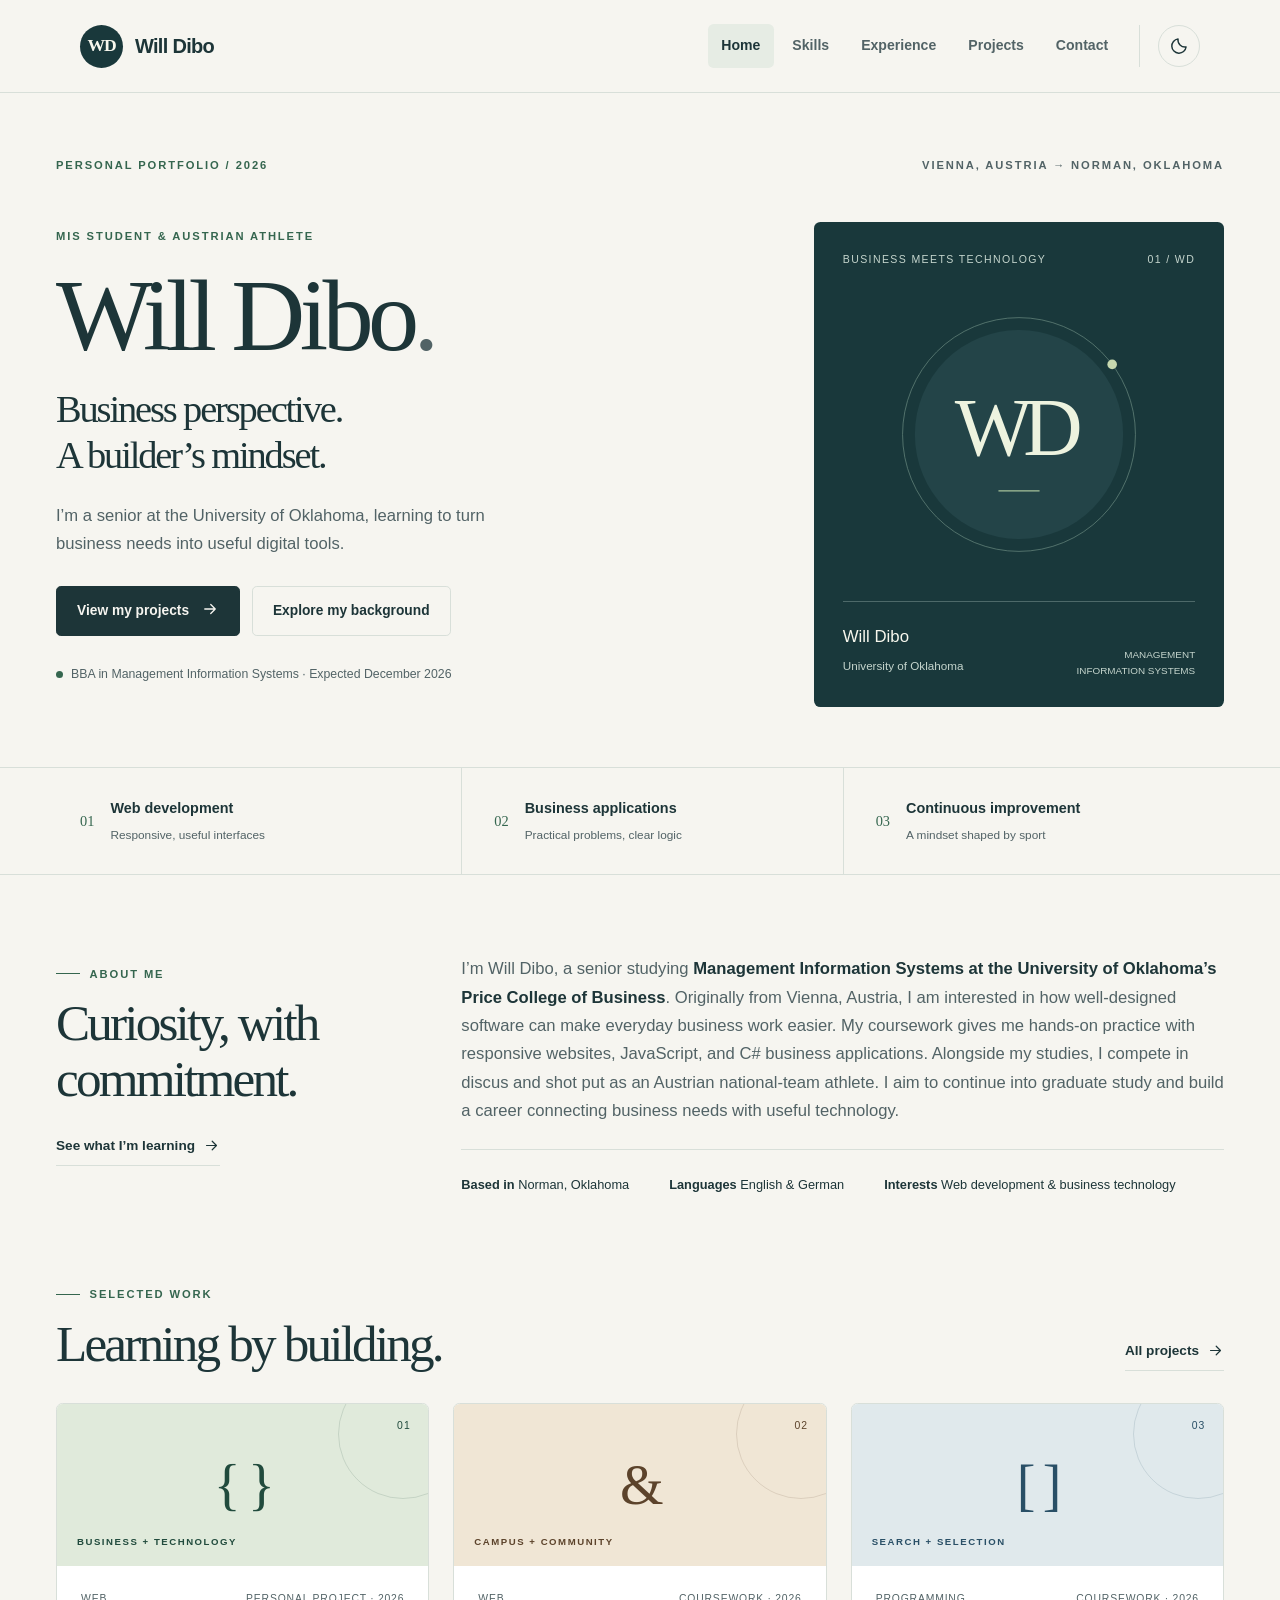
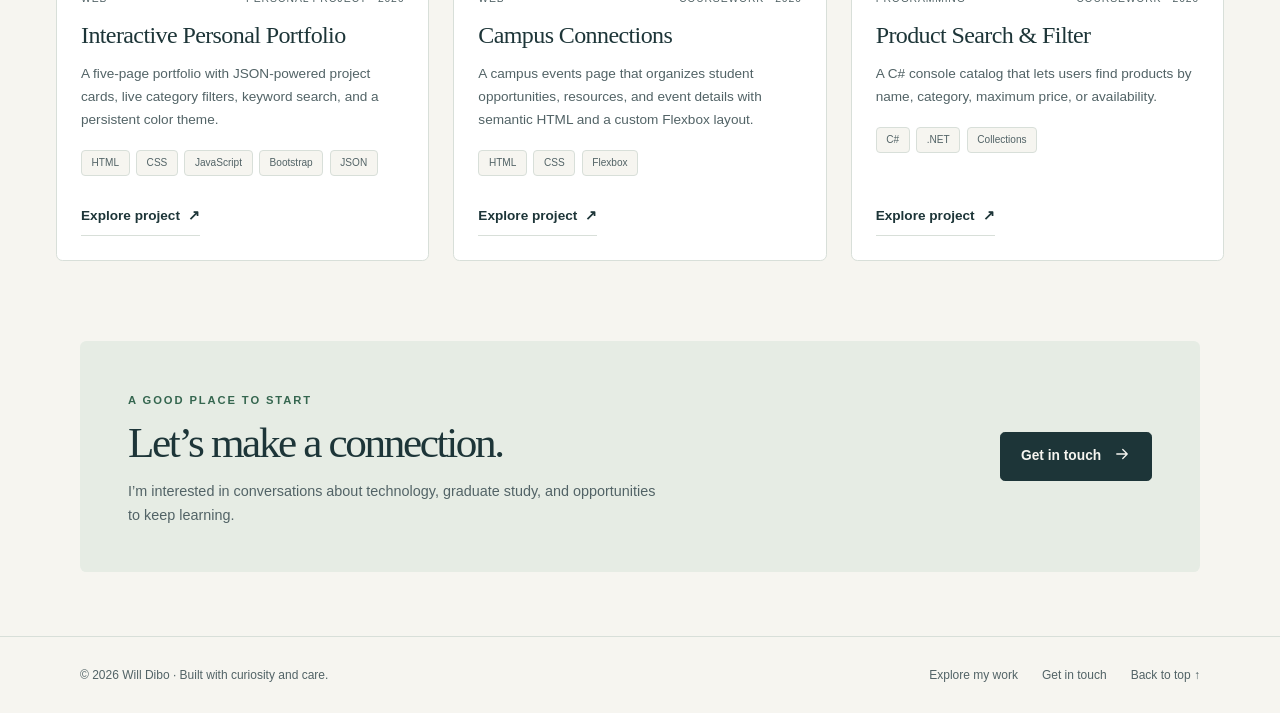
<file: index.html>
<!doctype html>
<html lang="en" data-bs-theme="light">
<head>
  <meta charset="utf-8">
  <meta name="viewport" content="width=device-width, initial-scale=1">
  <meta name="description" content="Meet Will Dibo, a Management Information Systems student at the University of Oklahoma and Austrian national-team athlete.">
  <meta name="author" content="Will Dibo">
  <title>Personal Portfolio | Will Dibo</title>
  <link rel="icon" href="images/favicon.svg" type="image/svg+xml">
  <script src="js/theme-init.js"></script>
  <!-- The pinned Bootstrap version matches the supplied class practice files. -->
  <link href="https://cdn.jsdelivr.net/npm/bootstrap@5.3.3/dist/css/bootstrap.min.css" rel="stylesheet">
  <link href="css/style.css" rel="stylesheet">
  <script src="https://cdn.jsdelivr.net/npm/bootstrap@5.3.3/dist/js/bootstrap.bundle.min.js" defer></script>
  <script src="js/script.js" defer></script>
</head>
<body>
  <a class="skip-link" href="#main-content">Skip to main content</a>
  <header class="site-header">
    <nav class="navbar navbar-expand-lg site-nav" aria-label="Main navigation">
      <div class="container">
        <a class="navbar-brand" href="index.html"><span class="brand-mark" aria-hidden="true">WD</span>Will Dibo</a>
        <button class="navbar-toggler" type="button" data-bs-toggle="collapse" data-bs-target="#main-nav" aria-controls="main-nav" aria-expanded="false" aria-label="Toggle navigation"><svg class="icon " viewBox="0 0 24 24" aria-hidden="true"><path d="M4 6h16M4 12h16M4 18h16"/></svg></button>
        <div class="collapse navbar-collapse" id="main-nav">
          <ul class="navbar-nav ms-auto">
              <li class="nav-item"><a class="nav-link active" href="index.html" aria-current="page">Home</a></li>
              <li class="nav-item"><a class="nav-link" href="skills.html">Skills</a></li>
              <li class="nav-item"><a class="nav-link" href="experience.html" aria-label="Experience and education">Experience</a></li>
              <li class="nav-item"><a class="nav-link" href="projects.html">Projects</a></li>
              <li class="nav-item"><a class="nav-link" href="contact.html">Contact</a></li>
          </ul>
          <div class="nav-actions">
            <button class="theme-toggle" id="theme-toggle" type="button" aria-pressed="false" aria-label="Switch to dark mode" title="Switch to dark mode">
              <svg class="icon moon-icon" viewBox="0 0 24 24" aria-hidden="true"><path d="M20.5 13.2A8.6 8.6 0 0 1 10.8 3.5 8.6 8.6 0 1 0 20.5 13.2Z"/></svg><svg class="icon sun-icon" viewBox="0 0 24 24" aria-hidden="true"><circle cx="12" cy="12" r="4"/><path d="M12 2v2m0 16v2M2 12h2m16 0h2M5 5l1.4 1.4m11.2 11.2L19 19M5 19l1.4-1.4M17.6 6.4 19 5"/></svg>
            </button>
          </div>
        </div>
      </div>
    </nav>
  </header>
  <main id="main-content" tabindex="-1">
    <section class="hero container" aria-labelledby="home-title">
      <div class="hero-topline">
        <span class="eyebrow">Personal portfolio / 2026</span>
        <span class="eyebrow muted">Vienna, Austria <span aria-hidden="true">&rarr;</span> Norman, Oklahoma</span>
      </div>
      <div class="row g-5 align-items-center">
        <div class="col-12 col-lg-7">
          <p class="eyebrow">MIS student &amp; Austrian athlete</p>
          <h1 class="hero-title" id="home-title">Will Dibo<span class="muted">.</span></h1>
          <p class="serif hero-subtitle">Business perspective.<br>A builder’s mindset.</p>
          <p class="hero-intro">I’m a senior at the University of Oklahoma, learning to turn business needs into useful digital tools.</p>
          <div class="hero-buttons">
            <a class="btn btn-primary" href="projects.html">View my projects <svg class="icon " viewBox="0 0 24 24" aria-hidden="true"><path d="M5 12h14m-6-6 6 6-6 6"/></svg></a>
            <a class="btn btn-outline-primary" href="experience.html">Explore my background</a>
          </div>
          <p class="hero-note"><span class="status-dot" aria-hidden="true"></span>BBA in Management Information Systems &middot; Expected December 2026</p>
        </div>
        <div class="col-12 col-lg-5">
          <figure class="identity-card mb-0">
            <div class="identity-top"><span>Business meets technology</span><span>01 / WD</span></div>
            <img class="identity-avatar" src="images/will-dibo-avatar.svg" alt="WD monogram avatar for Will Dibo" width="400" height="400" fetchpriority="high">
            <figcaption class="identity-caption">
              <div><strong>Will Dibo</strong><span>University of Oklahoma</span></div>
              <div class="identity-coordinate">MANAGEMENT<br>INFORMATION SYSTEMS</div>
            </figcaption>
          </figure>
        </div>
      </div>
    </section>
    <div class="focus-strip">
      <div class="container">
        <div class="row gx-4">
          <div class="col-12 col-md-4 col-lg-4"><div class="focus-item"><span class="number">01</span><div><strong>Web development</strong><small>Responsive, useful interfaces</small></div></div></div>
          <div class="col-12 col-md-4 col-lg-4"><div class="focus-item"><span class="number">02</span><div><strong>Business applications</strong><small>Practical problems, clear logic</small></div></div></div>
          <div class="col-12 col-md-4 col-lg-4"><div class="focus-item"><span class="number">03</span><div><strong>Continuous improvement</strong><small>A mindset shaped by sport</small></div></div></div>
        </div>
      </div>
    </div>
    <section class="container section-space" aria-labelledby="about-title">
      <div class="row g-4 g-lg-5">
        <div class="col-12 col-lg-4">
          <span class="eyebrow section-index">About me</span>
          <h2 class="section-title" id="about-title">Curiosity, with<br>commitment.</h2>
          <a class="btn-text" href="skills.html">See what I’m learning <svg class="icon " viewBox="0 0 24 24" aria-hidden="true"><path d="M5 12h14m-6-6 6 6-6 6"/></svg></a>
        </div>
        <div class="col-12 col-lg-8">
          <p class="about-copy">I’m Will Dibo, a senior studying <strong>Management Information Systems at the University of Oklahoma’s Price College of Business</strong>. Originally from Vienna, Austria, I am interested in how well-designed software can make everyday business work easier. My coursework gives me hands-on practice with responsive websites, JavaScript, and C# business applications. Alongside my studies, I compete in discus and shot put as an Austrian national-team athlete. I aim to continue into graduate study and build a career connecting business needs with useful technology.</p>
          <div class="about-footnote"><span><strong>Based in</strong> Norman, Oklahoma</span><span><strong>Languages</strong> English &amp; German</span><span><strong>Interests</strong> Web development &amp; business technology</span></div>
        </div>
      </div>
    </section>
    <section class="container section-space project-section" aria-labelledby="selected-title">
      <div class="section-heading">
        <div><span class="eyebrow section-index">Selected work</span><h2 class="section-title" id="selected-title">Learning by building.</h2></div>
        <a class="btn-text" href="projects.html">All projects <svg class="icon " viewBox="0 0 24 24" aria-hidden="true"><path d="M5 12h14m-6-6 6 6-6 6"/></svg></a>
      </div>
      <!-- These cards are built from data/projects.json by js/script.js. -->
      <div class="row g-4" id="project-grid" data-project-limit="3" aria-busy="true"><p class="load-message">Loading selected projects…</p></div>
      <noscript><p class="alert">Enable JavaScript to see the project collection.</p></noscript>
    </section>
    <section class="container" aria-labelledby="connect-title">
      <div class="contact-band">
        <div>
          <span class="eyebrow">A good place to start</span>
          <h2 class="serif" id="connect-title">Let’s make a connection.</h2>
          <p>I’m interested in conversations about technology, graduate study, and opportunities to keep learning.</p>
        </div>
        <a class="btn btn-primary" href="contact.html">Get in touch <svg class="icon " viewBox="0 0 24 24" aria-hidden="true"><path d="M5 12h14m-6-6 6 6-6 6"/></svg></a>
      </div>
    </section>
  </main>
  <footer class="site-footer">
    <div class="container footer-inner">
      <span>&copy; <span id="current-year">2026</span> Will Dibo <span aria-hidden="true">&middot;</span> Built with curiosity and care.</span>
      <div class="footer-links">
        <a href="projects.html">Explore my work</a>
        <a href="contact.html">Get in touch</a>
        <a href="#main-content">Back to top &uarr;</a>
      </div>
    </div>
  </footer>
</body>
</html>
</file>
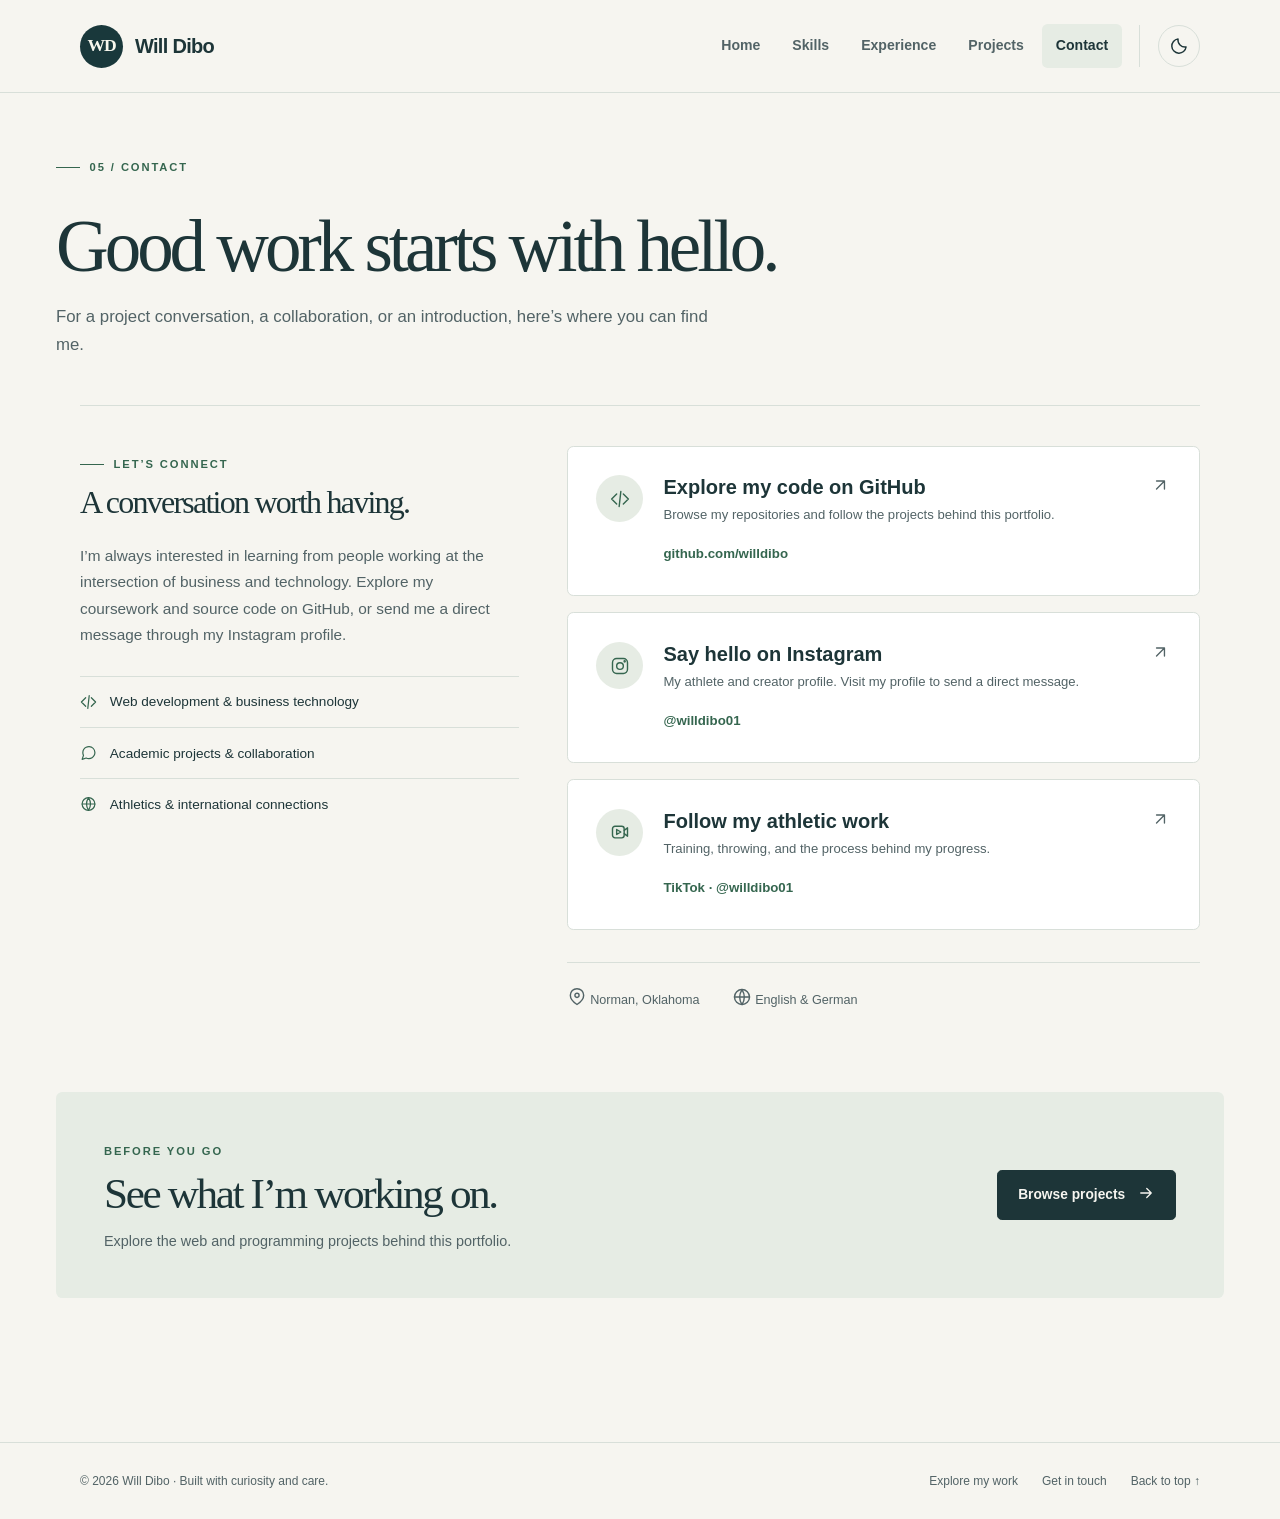
<file: contact.html>
<!doctype html>
<html lang="en" data-bs-theme="light">
<head>
  <meta charset="utf-8">
  <meta name="viewport" content="width=device-width, initial-scale=1">
  <meta name="description" content="Explore Will Dibo’s code on GitHub and connect through his Instagram and TikTok profiles for projects, collaborations, and professional introductions.">
  <meta name="author" content="Will Dibo">
  <title>Contact | Will Dibo</title>
  <link rel="icon" href="images/favicon.svg" type="image/svg+xml">
  <script src="js/theme-init.js"></script>
  <!-- The pinned Bootstrap version matches the supplied class practice files. -->
  <link href="https://cdn.jsdelivr.net/npm/bootstrap@5.3.3/dist/css/bootstrap.min.css" rel="stylesheet">
  <link href="css/style.css" rel="stylesheet">
  <script src="https://cdn.jsdelivr.net/npm/bootstrap@5.3.3/dist/js/bootstrap.bundle.min.js" defer></script>
  <script src="js/script.js" defer></script>
</head>
<body>
  <a class="skip-link" href="#main-content">Skip to main content</a>
  <header class="site-header">
    <nav class="navbar navbar-expand-lg site-nav" aria-label="Main navigation">
      <div class="container">
        <a class="navbar-brand" href="index.html"><span class="brand-mark" aria-hidden="true">WD</span>Will Dibo</a>
        <button class="navbar-toggler" type="button" data-bs-toggle="collapse" data-bs-target="#main-nav" aria-controls="main-nav" aria-expanded="false" aria-label="Toggle navigation"><svg class="icon " viewBox="0 0 24 24" aria-hidden="true"><path d="M4 6h16M4 12h16M4 18h16"/></svg></button>
        <div class="collapse navbar-collapse" id="main-nav">
          <ul class="navbar-nav ms-auto">
              <li class="nav-item"><a class="nav-link" href="index.html">Home</a></li>
              <li class="nav-item"><a class="nav-link" href="skills.html">Skills</a></li>
              <li class="nav-item"><a class="nav-link" href="experience.html" aria-label="Experience and education">Experience</a></li>
              <li class="nav-item"><a class="nav-link" href="projects.html">Projects</a></li>
              <li class="nav-item"><a class="nav-link active" href="contact.html" aria-current="page">Contact</a></li>
          </ul>
          <div class="nav-actions">
            <button class="theme-toggle" id="theme-toggle" type="button" aria-pressed="false" aria-label="Switch to dark mode" title="Switch to dark mode">
              <svg class="icon moon-icon" viewBox="0 0 24 24" aria-hidden="true"><path d="M20.5 13.2A8.6 8.6 0 0 1 10.8 3.5 8.6 8.6 0 1 0 20.5 13.2Z"/></svg><svg class="icon sun-icon" viewBox="0 0 24 24" aria-hidden="true"><circle cx="12" cy="12" r="4"/><path d="M12 2v2m0 16v2M2 12h2m16 0h2M5 5l1.4 1.4m11.2 11.2L19 19M5 19l1.4-1.4M17.6 6.4 19 5"/></svg>
            </button>
          </div>
        </div>
      </div>
    </nav>
  </header>
  <main id="main-content" tabindex="-1">
    <section class="page-heading container" aria-labelledby="page-title">
      <p class="eyebrow section-index">05 / Contact</p>
      <h1 id="page-title">Good work starts with hello.</h1>
      <p class="lead">For a project conversation, a collaboration, or an introduction, here’s where you can find me.</p>
    </section>
    <div class="container"><div class="page-rule"></div></div>
    <section class="container" aria-labelledby="contact-title">
      <div class="row g-5">
        <div class="col-12 col-lg-5 contact-intro">
          <span class="eyebrow section-index">Let’s connect</span>
          <h2 class="serif" id="contact-title">A conversation worth having.</h2>
          <p>I’m always interested in learning from people working at the intersection of business and technology. Explore my coursework and source code on GitHub, or send me a direct message through my Instagram profile.</p>
          <ul class="contact-topics">
            <li><svg class="icon " viewBox="0 0 24 24" aria-hidden="true"><path d="m8 6-6 6 6 6m8-12 6 6-6 6m-3-15-2 18"/></svg>Web development &amp; business technology</li>
            <li><svg class="icon " viewBox="0 0 24 24" aria-hidden="true"><path d="M21 11.5a8.4 8.4 0 0 1-.9 3.8 8.5 8.5 0 0 1-7.6 4.7 8.4 8.4 0 0 1-3.8-.9L3 21l1.9-5.7a8.4 8.4 0 0 1-.9-3.8 8.5 8.5 0 0 1 4.7-7.6 8.4 8.4 0 0 1 3.8-.9h.5a8.5 8.5 0 0 1 8 8v.5Z"/></svg>Academic projects &amp; collaboration</li>
            <li><svg class="icon " viewBox="0 0 24 24" aria-hidden="true"><circle cx="12" cy="12" r="9"/><path d="M3 12h18M12 3a17 17 0 0 1 0 18 17 17 0 0 1 0-18Z"/></svg>Athletics &amp; international connections</li>
          </ul>
        </div>
        <div class="col-12 col-lg-7">
          <div class="d-flex flex-column gap-3">
            <a class="card contact-card" href="https://github.com/willdibo" target="_blank" rel="noopener noreferrer" aria-label="Visit Will Dibo on GitHub, opens in a new tab">
              <span class="contact-platform"><svg class="icon " viewBox="0 0 24 24" aria-hidden="true"><path d="m8 6-6 6 6 6m8-12 6 6-6 6m-3-15-2 18"/></svg></span>
              <div><h3>Explore my code on GitHub</h3><p>Browse my repositories and follow the projects behind this portfolio.</p><span class="handle">github.com/willdibo</span></div>
              <svg class="icon " viewBox="0 0 24 24" aria-hidden="true"><path d="M7 17 17 7M7 7h10v10"/></svg>
            </a>
            <a class="card contact-card" href="https://www.instagram.com/willdibo01/" target="_blank" rel="noopener noreferrer" aria-label="Visit Will Dibo on Instagram, opens in a new tab">
              <span class="contact-platform"><svg class="icon " viewBox="0 0 24 24" aria-hidden="true"><rect x="3" y="3" width="18" height="18" rx="5"/><circle cx="12" cy="12" r="4"/><circle cx="17.6" cy="6.4" r=".7"/></svg></span>
              <div><h3>Say hello on Instagram</h3><p>My athlete and creator profile. Visit my profile to send a direct message.</p><span class="handle">@willdibo01</span></div>
              <svg class="icon " viewBox="0 0 24 24" aria-hidden="true"><path d="M7 17 17 7M7 7h10v10"/></svg>
            </a>
            <a class="card contact-card" href="https://www.tiktok.com/@willdibo01" target="_blank" rel="noopener noreferrer" aria-label="Visit Will Dibo on TikTok, opens in a new tab">
              <span class="contact-platform"><svg class="icon " viewBox="0 0 24 24" aria-hidden="true"><rect x="3" y="5" width="14" height="14" rx="3"/><path d="m17 10 4-3v10l-4-3M8 9l5 3-5 3Z"/></svg></span>
              <div><h3>Follow my athletic work</h3><p>Training, throwing, and the process behind my progress.</p><span class="handle">TikTok &middot; @willdibo01</span></div>
              <svg class="icon " viewBox="0 0 24 24" aria-hidden="true"><path d="M7 17 17 7M7 7h10v10"/></svg>
            </a>
          </div>
          <div class="contact-meta"><span><svg class="icon " viewBox="0 0 24 24" aria-hidden="true"><path d="M20 10c0 6-8 11-8 11S4 16 4 10a8 8 0 1 1 16 0Z"/><circle cx="12" cy="10" r="2.5"/></svg> Norman, Oklahoma</span><span><svg class="icon " viewBox="0 0 24 24" aria-hidden="true"><circle cx="12" cy="12" r="9"/><path d="M3 12h18M12 3a17 17 0 0 1 0 18 17 17 0 0 1 0-18Z"/></svg> English &amp; German</span></div>
        </div>
      </div>
    </section>
    <section class="container section-space" aria-labelledby="contact-work-title">
      <div class="contact-band">
        <div><span class="eyebrow">Before you go</span><h2 class="serif" id="contact-work-title">See what I’m working on.</h2><p>Explore the web and programming projects behind this portfolio.</p></div>
        <a class="btn btn-primary" href="projects.html">Browse projects <svg class="icon " viewBox="0 0 24 24" aria-hidden="true"><path d="M5 12h14m-6-6 6 6-6 6"/></svg></a>
      </div>
    </section>
  </main>
  <footer class="site-footer">
    <div class="container footer-inner">
      <span>&copy; <span id="current-year">2026</span> Will Dibo <span aria-hidden="true">&middot;</span> Built with curiosity and care.</span>
      <div class="footer-links">
        <a href="projects.html">Explore my work</a>
        <a href="contact.html">Get in touch</a>
        <a href="#main-content">Back to top &uarr;</a>
      </div>
    </div>
  </footer>
</body>
</html>
</file>
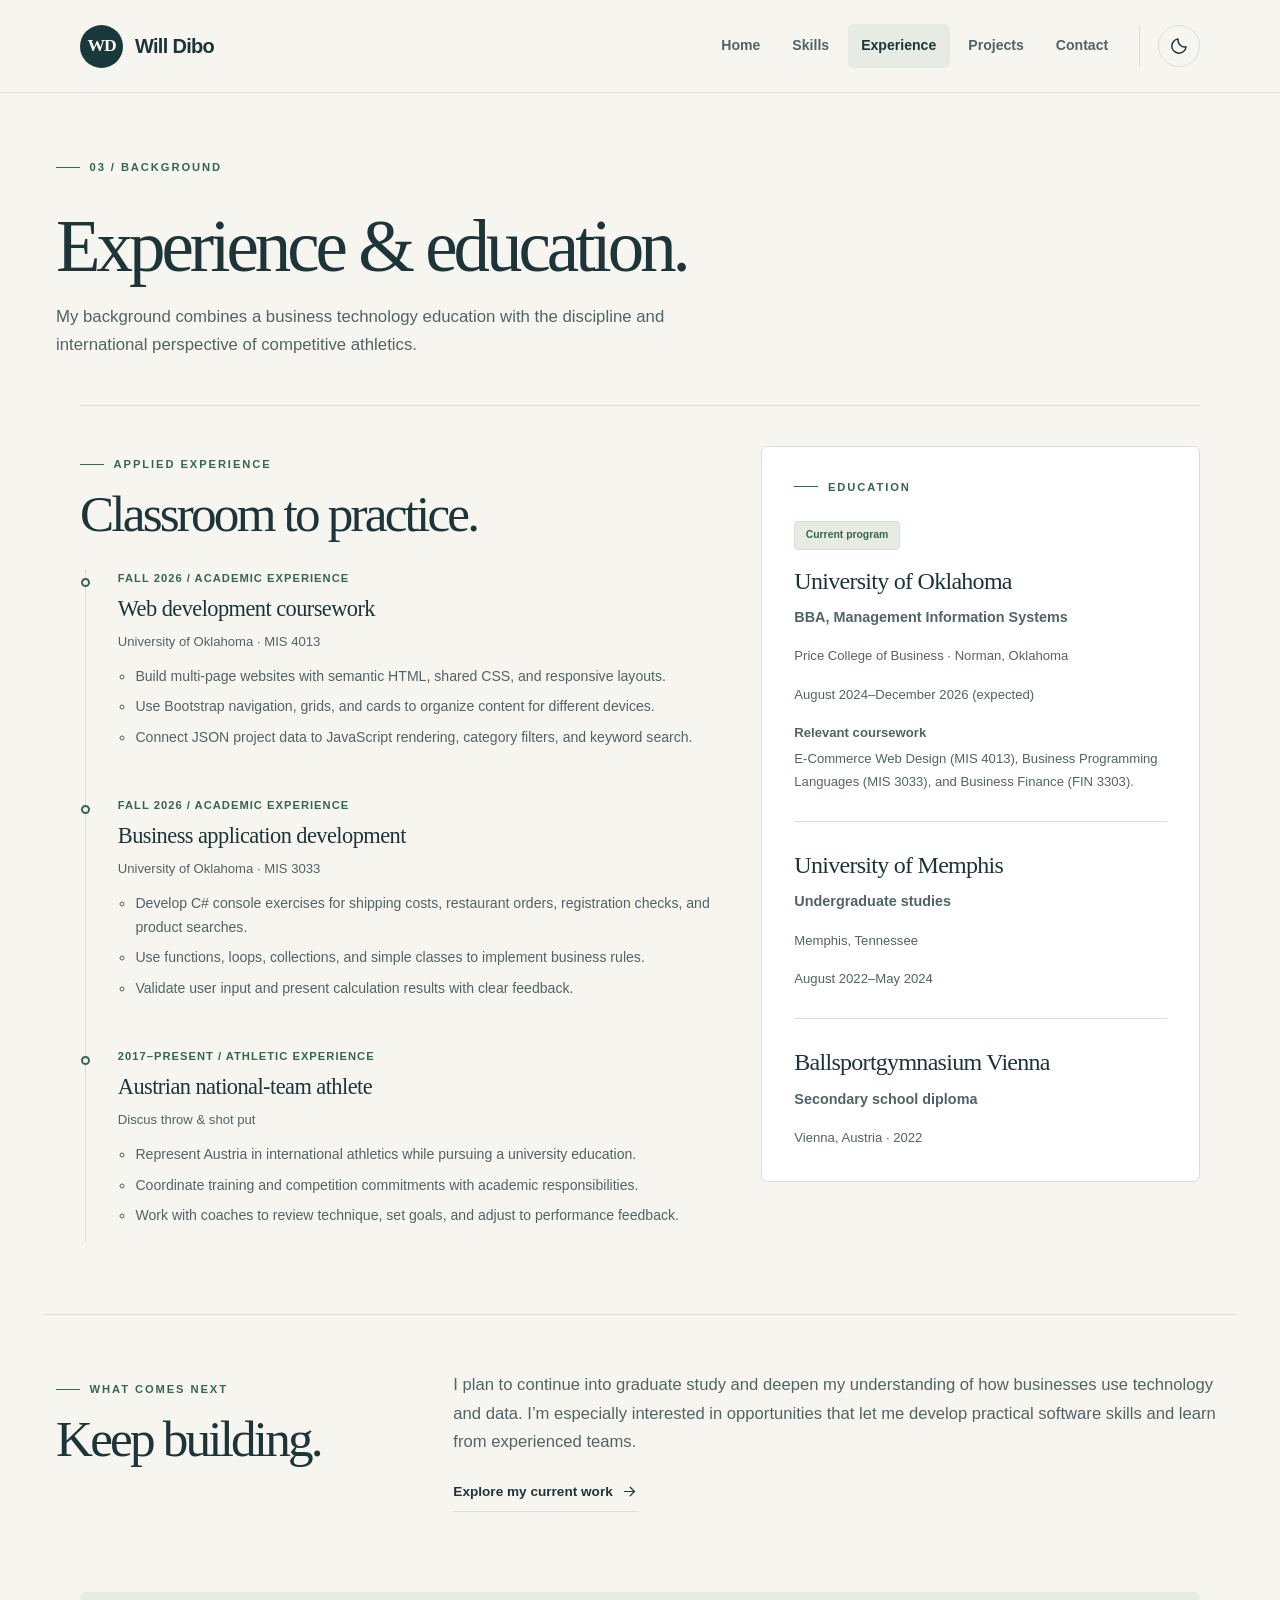
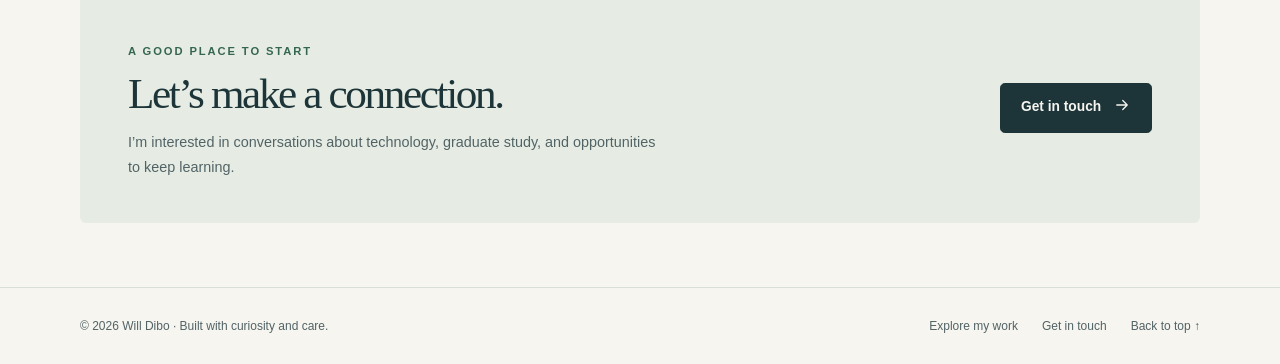
<file: experience.html>
<!doctype html>
<html lang="en" data-bs-theme="light">
<head>
  <meta charset="utf-8">
  <meta name="viewport" content="width=device-width, initial-scale=1">
  <meta name="description" content="Will Dibo’s education at Oklahoma and Memphis, academic development projects, and Austrian national-team athletics experience.">
  <meta name="author" content="Will Dibo">
  <title>Experience and Education | Will Dibo</title>
  <link rel="icon" href="images/favicon.svg" type="image/svg+xml">
  <script src="js/theme-init.js"></script>
  <!-- The pinned Bootstrap version matches the supplied class practice files. -->
  <link href="https://cdn.jsdelivr.net/npm/bootstrap@5.3.3/dist/css/bootstrap.min.css" rel="stylesheet">
  <link href="css/style.css" rel="stylesheet">
  <script src="https://cdn.jsdelivr.net/npm/bootstrap@5.3.3/dist/js/bootstrap.bundle.min.js" defer></script>
  <script src="js/script.js" defer></script>
</head>
<body>
  <a class="skip-link" href="#main-content">Skip to main content</a>
  <header class="site-header">
    <nav class="navbar navbar-expand-lg site-nav" aria-label="Main navigation">
      <div class="container">
        <a class="navbar-brand" href="index.html"><span class="brand-mark" aria-hidden="true">WD</span>Will Dibo</a>
        <button class="navbar-toggler" type="button" data-bs-toggle="collapse" data-bs-target="#main-nav" aria-controls="main-nav" aria-expanded="false" aria-label="Toggle navigation"><svg class="icon " viewBox="0 0 24 24" aria-hidden="true"><path d="M4 6h16M4 12h16M4 18h16"/></svg></button>
        <div class="collapse navbar-collapse" id="main-nav">
          <ul class="navbar-nav ms-auto">
              <li class="nav-item"><a class="nav-link" href="index.html">Home</a></li>
              <li class="nav-item"><a class="nav-link" href="skills.html">Skills</a></li>
              <li class="nav-item"><a class="nav-link active" href="experience.html" aria-current="page" aria-label="Experience and education">Experience</a></li>
              <li class="nav-item"><a class="nav-link" href="projects.html">Projects</a></li>
              <li class="nav-item"><a class="nav-link" href="contact.html">Contact</a></li>
          </ul>
          <div class="nav-actions">
            <button class="theme-toggle" id="theme-toggle" type="button" aria-pressed="false" aria-label="Switch to dark mode" title="Switch to dark mode">
              <svg class="icon moon-icon" viewBox="0 0 24 24" aria-hidden="true"><path d="M20.5 13.2A8.6 8.6 0 0 1 10.8 3.5 8.6 8.6 0 1 0 20.5 13.2Z"/></svg><svg class="icon sun-icon" viewBox="0 0 24 24" aria-hidden="true"><circle cx="12" cy="12" r="4"/><path d="M12 2v2m0 16v2M2 12h2m16 0h2M5 5l1.4 1.4m11.2 11.2L19 19M5 19l1.4-1.4M17.6 6.4 19 5"/></svg>
            </button>
          </div>
        </div>
      </div>
    </nav>
  </header>
  <main id="main-content" tabindex="-1">
    <section class="page-heading container" aria-labelledby="page-title">
      <p class="eyebrow section-index">03 / Background</p>
      <h1 id="page-title">Experience &amp; education.</h1>
      <p class="lead">My background combines a business technology education with the discipline and international perspective of competitive athletics.</p>
    </section>
    <div class="container"><div class="page-rule"></div></div>
    <section class="container experience-layout" aria-labelledby="experience-title">
      <div class="row g-5">
        <div class="col-12 col-lg-7">
          <span class="eyebrow section-index">Applied experience</span>
          <h2 class="section-title" id="experience-title">Classroom to practice.</h2>
          <ol class="timeline">
            <li>
              <p class="date">Fall 2026 / Academic experience</p>
              <h3>Web development coursework</h3>
              <p class="organization">University of Oklahoma &middot; MIS 4013</p>
              <ul><li>Build multi-page websites with semantic HTML, shared CSS, and responsive layouts.</li><li>Use Bootstrap navigation, grids, and cards to organize content for different devices.</li><li>Connect JSON project data to JavaScript rendering, category filters, and keyword search.</li></ul>
            </li>
            <li>
              <p class="date">Fall 2026 / Academic experience</p>
              <h3>Business application development</h3>
              <p class="organization">University of Oklahoma &middot; MIS 3033</p>
              <ul><li>Develop C# console exercises for shipping costs, restaurant orders, registration checks, and product searches.</li><li>Use functions, loops, collections, and simple classes to implement business rules.</li><li>Validate user input and present calculation results with clear feedback.</li></ul>
            </li>
            <li>
              <p class="date">2017–Present / Athletic experience</p>
              <h3>Austrian national-team athlete</h3>
              <p class="organization">Discus throw &amp; shot put</p>
              <ul><li>Represent Austria in international athletics while pursuing a university education.</li><li>Coordinate training and competition commitments with academic responsibilities.</li><li>Work with coaches to review technique, set goals, and adjust to performance feedback.</li></ul>
            </li>
          </ol>
        </div>
        <div class="col-12 col-lg-5">
          <aside class="card education-card" aria-labelledby="education-title">
            <span class="eyebrow section-index mb-4" id="education-title">Education</span>
            <div class="education-block">
              <span class="badge badge-soft mb-3">Current program</span>
              <h3>University of Oklahoma</h3>
              <p class="degree">BBA, Management Information Systems</p>
              <p>Price College of Business &middot; Norman, Oklahoma</p>
              <p class="school-dates">August 2024–December 2026 (expected)</p>
              <p class="mb-1"><strong>Relevant coursework</strong></p>
              <p class="mb-0">E-Commerce Web Design (MIS 4013), Business Programming Languages (MIS 3033), and Business Finance (FIN 3303).</p>
            </div>
            <div class="education-block">
              <h3>University of Memphis</h3>
              <p class="degree">Undergraduate studies</p>
              <p>Memphis, Tennessee</p>
              <p class="school-dates mb-0">August 2022–May 2024</p>
            </div>
            <div class="education-block">
              <h3>Ballsportgymnasium Vienna</h3>
              <p class="degree">Secondary school diploma</p>
              <p class="school-dates mb-0">Vienna, Austria &middot; 2022</p>
            </div>
          </aside>
        </div>
      </div>
    </section>
    <section class="container section-space" aria-labelledby="next-title">
      <div class="row g-4 approach-row">
        <div class="col-12 col-md-4"><span class="eyebrow section-index">What comes next</span><h2 class="section-title" id="next-title">Keep building.</h2></div>
        <div class="col-12 col-md-8"><p class="about-copy">I plan to continue into graduate study and deepen my understanding of how businesses use technology and data. I’m especially interested in opportunities that let me develop practical software skills and learn from experienced teams.</p><a class="btn-text" href="projects.html">Explore my current work <svg class="icon " viewBox="0 0 24 24" aria-hidden="true"><path d="M5 12h14m-6-6 6 6-6 6"/></svg></a></div>
      </div>
    </section>
    <section class="container" aria-labelledby="connect-title">
      <div class="contact-band">
        <div>
          <span class="eyebrow">A good place to start</span>
          <h2 class="serif" id="connect-title">Let’s make a connection.</h2>
          <p>I’m interested in conversations about technology, graduate study, and opportunities to keep learning.</p>
        </div>
        <a class="btn btn-primary" href="contact.html">Get in touch <svg class="icon " viewBox="0 0 24 24" aria-hidden="true"><path d="M5 12h14m-6-6 6 6-6 6"/></svg></a>
      </div>
    </section>
  </main>
  <footer class="site-footer">
    <div class="container footer-inner">
      <span>&copy; <span id="current-year">2026</span> Will Dibo <span aria-hidden="true">&middot;</span> Built with curiosity and care.</span>
      <div class="footer-links">
        <a href="projects.html">Explore my work</a>
        <a href="contact.html">Get in touch</a>
        <a href="#main-content">Back to top &uarr;</a>
      </div>
    </div>
  </footer>
</body>
</html>
</file>
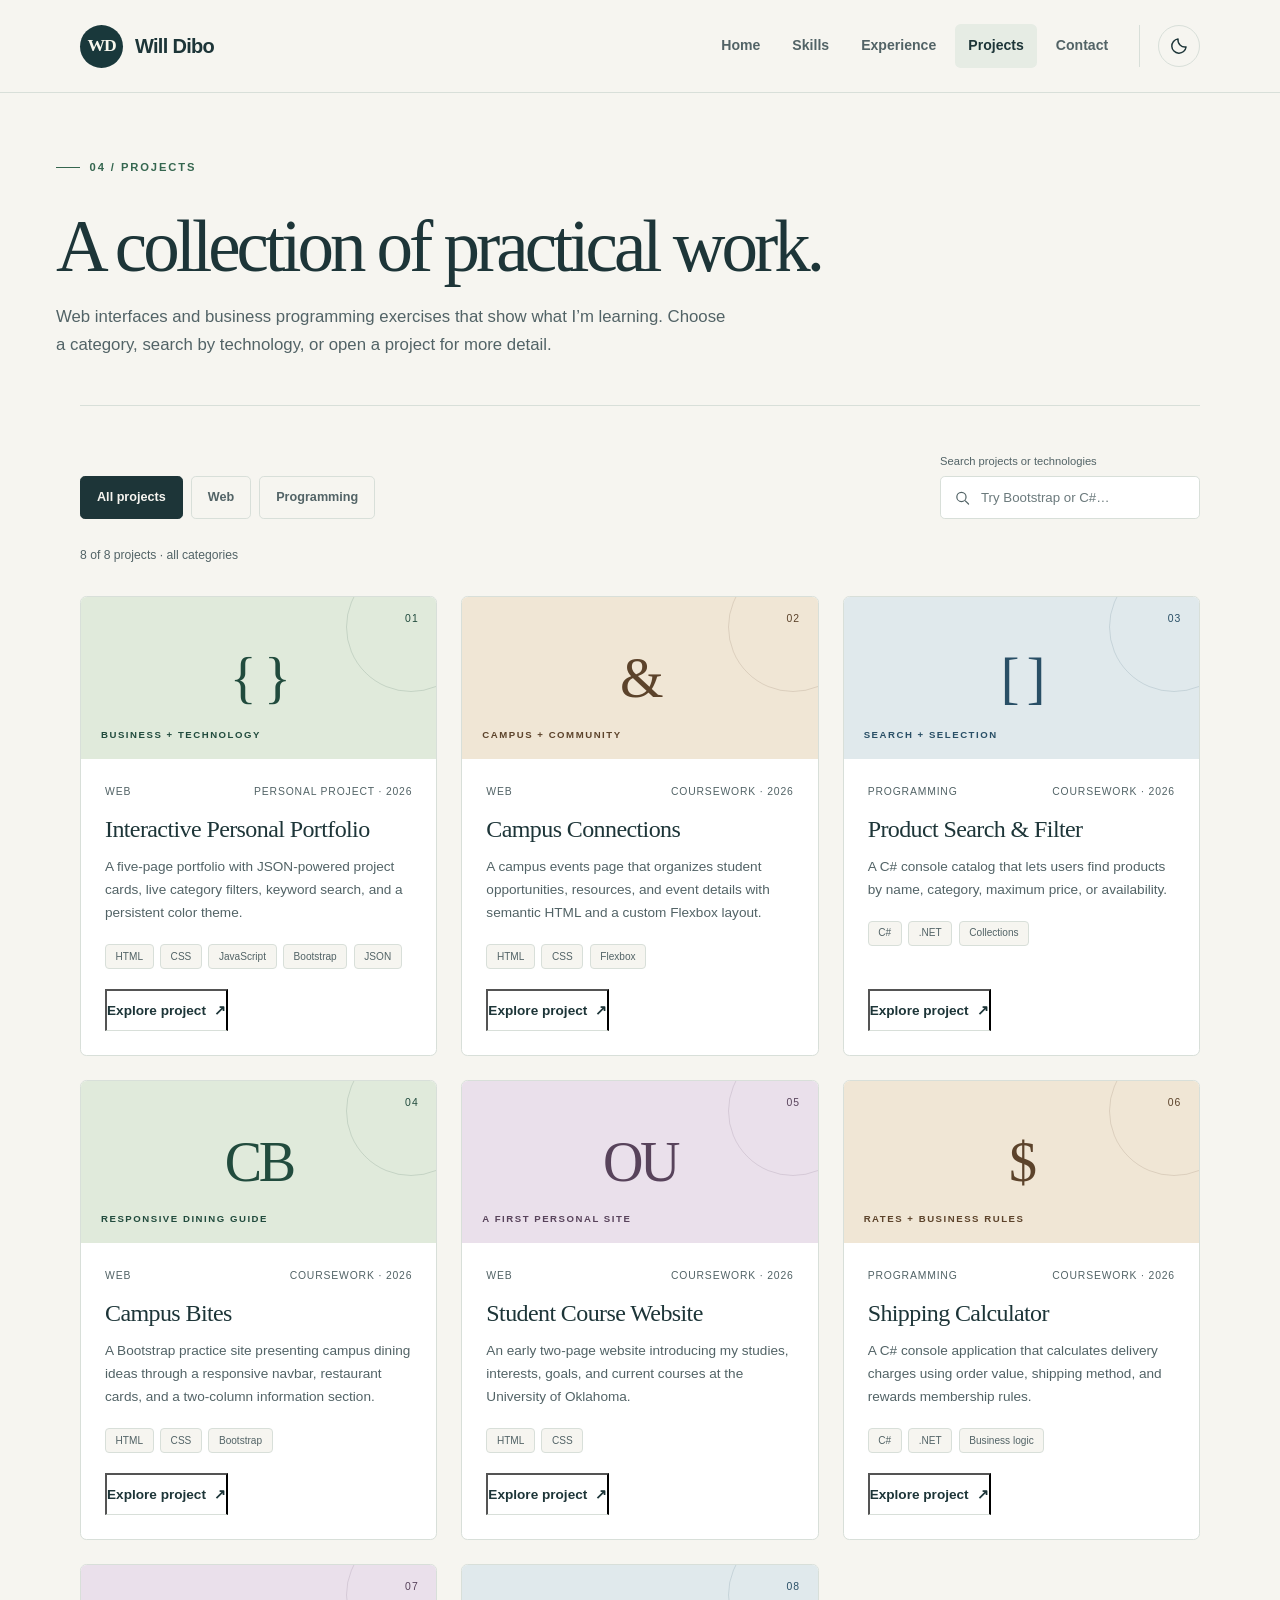
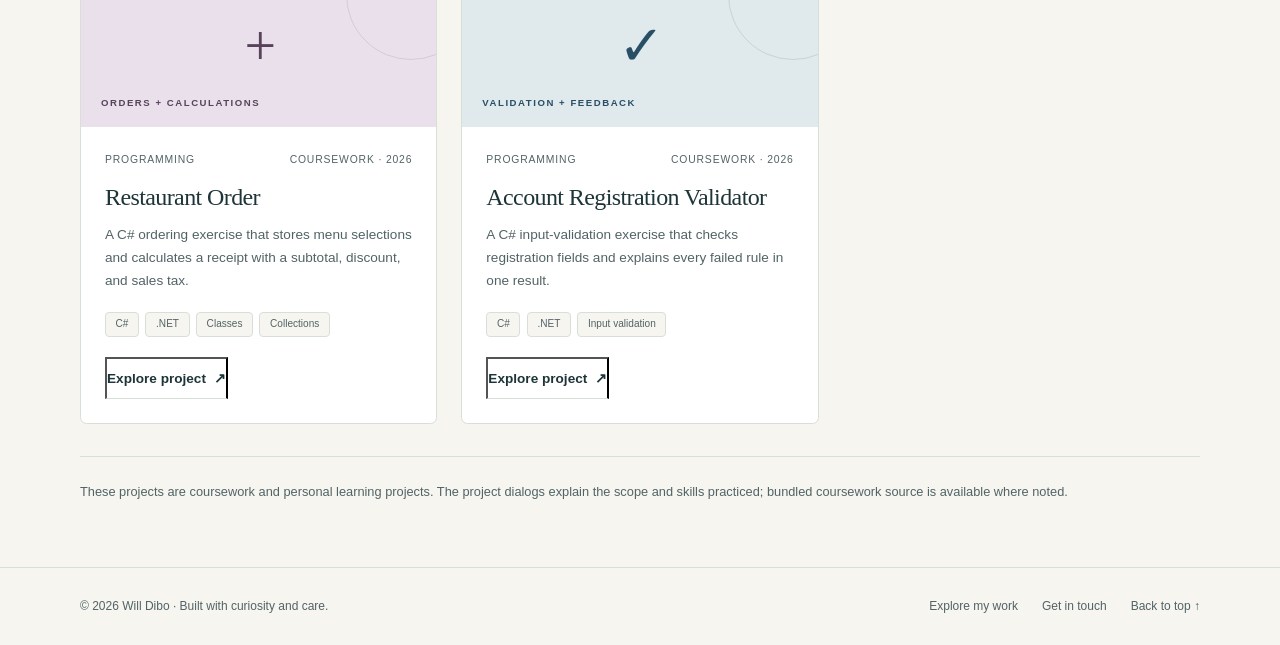
<file: projects.html>
<!doctype html>
<html lang="en" data-bs-theme="light">
<head>
  <meta charset="utf-8">
  <meta name="viewport" content="width=device-width, initial-scale=1">
  <meta name="description" content="Browse Will Dibo’s web and C# coursework projects with category filtering, keyword search, and project details.">
  <meta name="author" content="Will Dibo">
  <title>Projects | Will Dibo</title>
  <link rel="icon" href="images/favicon.svg" type="image/svg+xml">
  <script src="js/theme-init.js"></script>
  <!-- The pinned Bootstrap version matches the supplied class practice files. -->
  <link href="https://cdn.jsdelivr.net/npm/bootstrap@5.3.3/dist/css/bootstrap.min.css" rel="stylesheet">
  <link href="css/style.css" rel="stylesheet">
  <script src="https://cdn.jsdelivr.net/npm/bootstrap@5.3.3/dist/js/bootstrap.bundle.min.js" defer></script>
  <script src="js/script.js" defer></script>
</head>
<body>
  <a class="skip-link" href="#main-content">Skip to main content</a>
  <header class="site-header">
    <nav class="navbar navbar-expand-lg site-nav" aria-label="Main navigation">
      <div class="container">
        <a class="navbar-brand" href="index.html"><span class="brand-mark" aria-hidden="true">WD</span>Will Dibo</a>
        <button class="navbar-toggler" type="button" data-bs-toggle="collapse" data-bs-target="#main-nav" aria-controls="main-nav" aria-expanded="false" aria-label="Toggle navigation"><svg class="icon " viewBox="0 0 24 24" aria-hidden="true"><path d="M4 6h16M4 12h16M4 18h16"/></svg></button>
        <div class="collapse navbar-collapse" id="main-nav">
          <ul class="navbar-nav ms-auto">
              <li class="nav-item"><a class="nav-link" href="index.html">Home</a></li>
              <li class="nav-item"><a class="nav-link" href="skills.html">Skills</a></li>
              <li class="nav-item"><a class="nav-link" href="experience.html" aria-label="Experience and education">Experience</a></li>
              <li class="nav-item"><a class="nav-link active" href="projects.html" aria-current="page">Projects</a></li>
              <li class="nav-item"><a class="nav-link" href="contact.html">Contact</a></li>
          </ul>
          <div class="nav-actions">
            <button class="theme-toggle" id="theme-toggle" type="button" aria-pressed="false" aria-label="Switch to dark mode" title="Switch to dark mode">
              <svg class="icon moon-icon" viewBox="0 0 24 24" aria-hidden="true"><path d="M20.5 13.2A8.6 8.6 0 0 1 10.8 3.5 8.6 8.6 0 1 0 20.5 13.2Z"/></svg><svg class="icon sun-icon" viewBox="0 0 24 24" aria-hidden="true"><circle cx="12" cy="12" r="4"/><path d="M12 2v2m0 16v2M2 12h2m16 0h2M5 5l1.4 1.4m11.2 11.2L19 19M5 19l1.4-1.4M17.6 6.4 19 5"/></svg>
            </button>
          </div>
        </div>
      </div>
    </nav>
  </header>
  <main id="main-content" tabindex="-1">
    <section class="page-heading container" aria-labelledby="page-title">
      <p class="eyebrow section-index">04 / Projects</p>
      <h1 id="page-title">A collection of practical work.</h1>
      <p class="lead">Web interfaces and business programming exercises that show what I’m learning. Choose a category, search by technology, or open a project for more detail.</p>
    </section>
    <div class="container"><div class="page-rule"></div></div>
    <section class="container" aria-labelledby="collection-title">
      <h2 class="visually-hidden" id="collection-title">Project collection</h2>
      <div class="project-toolbar">
        <div class="filter-group" role="group" aria-label="Filter projects by category">
          <button class="filter-button active" type="button" data-category="All" aria-pressed="true" disabled>All projects</button>
          <button class="filter-button" type="button" data-category="Web" aria-pressed="false" disabled>Web</button>
          <button class="filter-button" type="button" data-category="Programming" aria-pressed="false" disabled>Programming</button>
        </div>
        <div class="project-search">
          <label for="project-search">Search projects or technologies</label>
          <div class="search-field"><svg class="icon " viewBox="0 0 24 24" aria-hidden="true"><circle cx="10.5" cy="10.5" r="6.5"/><path d="m16 16 4.5 4.5"/></svg><input class="form-control" id="project-search" type="search" placeholder="Try Bootstrap or C#…" autocomplete="off" disabled></div>
        </div>
      </div>
      <div class="results-line">
        <p id="project-status" class="mb-0" role="status" aria-live="polite" aria-atomic="true">Loading project collection…</p>
        <button class="reset-button" id="reset-projects" type="button" hidden>Clear filters</button>
      </div>
      <!-- JavaScript fetches data/projects.json, loops over its objects, and creates the cards here. -->
      <div class="row g-4" id="project-grid" aria-busy="true"><p class="load-message">Loading projects…</p></div>
      <div class="empty-state" id="empty-state" hidden>
        <h2>No projects found.</h2><p>Try a different keyword or reset the category filter.</p>
        <button class="btn btn-outline-primary" id="empty-reset" type="button">Show all projects</button>
      </div>
      <div class="empty-state" id="project-error" role="alert" hidden>
        <h2>Let’s try loading that again.</h2>
        <p>The project collection could not be loaded. If you’re running this site locally, open it through Live Server or another local HTTP server.</p>
        <button class="btn btn-primary" id="retry-projects" type="button">Retry loading projects</button>
      </div>
      <noscript><div class="alert"><strong>JavaScript is needed to load projects.</strong> Enable it, then refresh this page to use the collection and its filters. You can also <a href="data/projects.json">view the project data</a>.</div></noscript>
      <p class="projects-note">These projects are coursework and personal learning projects. The project dialogs explain the scope and skills practiced; bundled coursework source is available where noted.</p>
    </section>
    <!-- Bootstrap modal: JavaScript fills its content from the selected JSON object. -->
    <div class="modal fade" id="project-modal" tabindex="-1" aria-labelledby="modal-title" aria-describedby="modal-description" aria-hidden="true">
      <div class="modal-dialog modal-dialog-centered modal-dialog-scrollable modal-lg">
        <div class="modal-content">
          <div class="modal-header">
            <div><p class="eyebrow mb-2" id="modal-category"></p><h2 class="modal-title" id="modal-title">Project details</h2></div>
            <button class="modal-close" type="button" data-bs-dismiss="modal" aria-label="Close project details"><svg class="icon " viewBox="0 0 24 24" aria-hidden="true"><path d="m6 6 12 12M6 18 18 6"/></svg></button>
          </div>
          <div class="modal-body">
            <p id="modal-description"></p>
            <h3>What it does</h3><ul id="modal-highlights"></ul>
            <h3>What I practiced</h3><p id="modal-learning"></p>
            <h3>Technologies</h3><div id="modal-technologies"></div>
            <p class="modal-context mb-0" id="modal-context"></p>
          </div>
          <div class="modal-footer">
            <a class="btn btn-primary" id="modal-source" download hidden>Download coursework source <svg class="icon " viewBox="0 0 24 24" aria-hidden="true"><path d="M12 3v12m-5-5 5 5 5-5M4 16v5h16v-5"/></svg></a>
            <button class="btn btn-outline-primary ms-auto" type="button" data-bs-dismiss="modal">Back to projects</button>
          </div>
        </div>
      </div>
    </div>
    <dialog class="project-fallback" id="project-fallback" aria-label="Project details">
      <div class="modal-body" id="fallback-content"></div>
      <div class="modal-footer"><button class="btn btn-outline-primary" id="fallback-close" type="button">Back to projects</button></div>
    </dialog>
  </main>
  <footer class="site-footer">
    <div class="container footer-inner">
      <span>&copy; <span id="current-year">2026</span> Will Dibo <span aria-hidden="true">&middot;</span> Built with curiosity and care.</span>
      <div class="footer-links">
        <a href="projects.html">Explore my work</a>
        <a href="contact.html">Get in touch</a>
        <a href="#main-content">Back to top &uarr;</a>
      </div>
    </div>
  </footer>
</body>
</html>
</file>
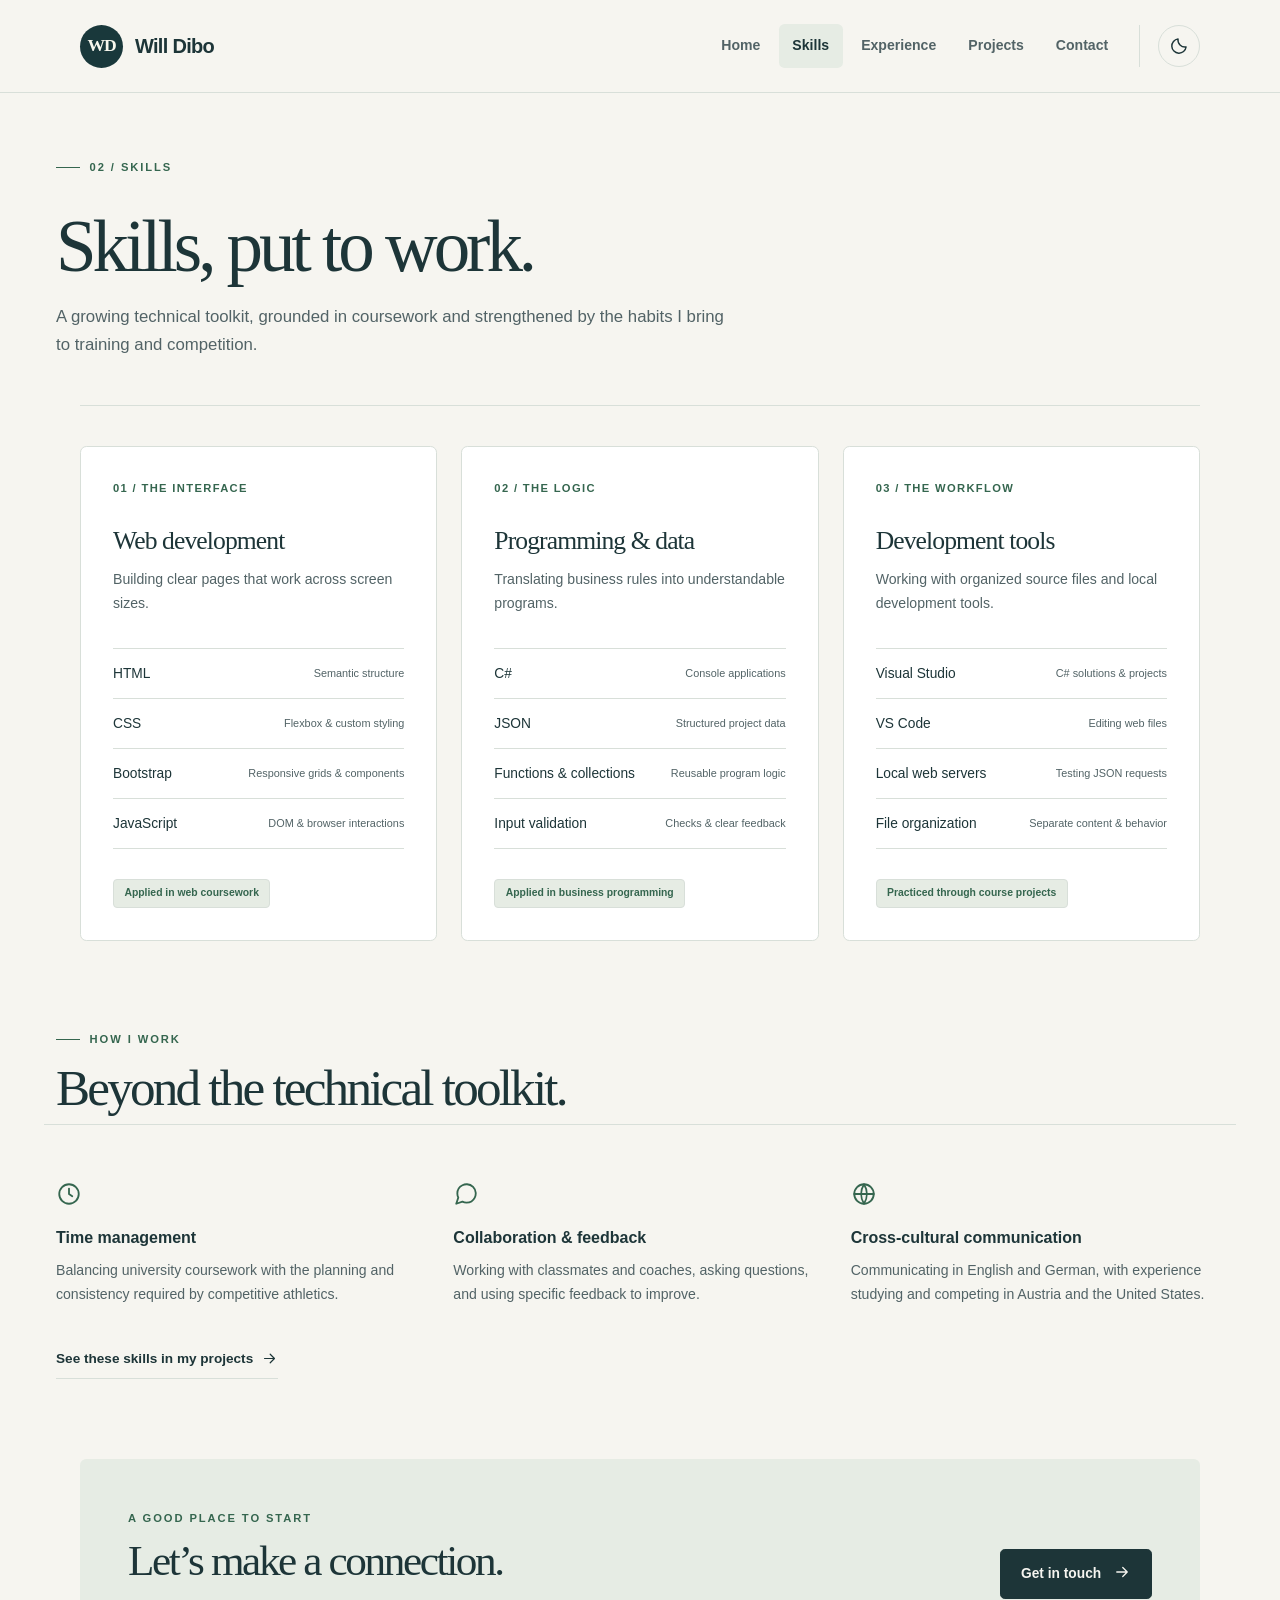
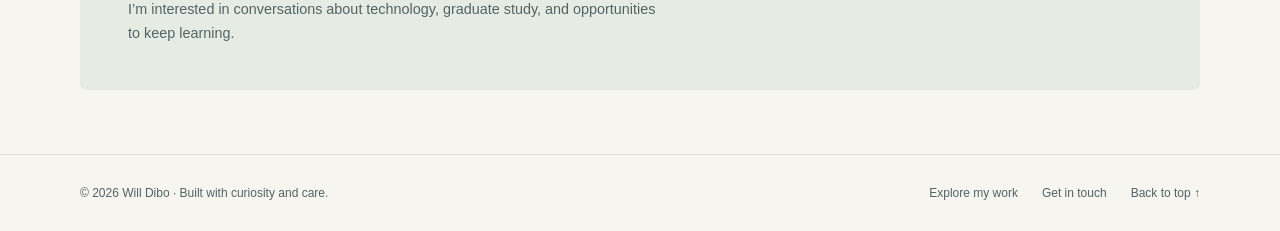
<file: skills.html>
<!doctype html>
<html lang="en" data-bs-theme="light">
<head>
  <meta charset="utf-8">
  <meta name="viewport" content="width=device-width, initial-scale=1">
  <meta name="description" content="Explore Will Dibo’s coursework skills in HTML, CSS, JavaScript, Bootstrap, C#, JSON, and business problem solving.">
  <meta name="author" content="Will Dibo">
  <title>Skills | Will Dibo</title>
  <link rel="icon" href="images/favicon.svg" type="image/svg+xml">
  <script src="js/theme-init.js"></script>
  <!-- The pinned Bootstrap version matches the supplied class practice files. -->
  <link href="https://cdn.jsdelivr.net/npm/bootstrap@5.3.3/dist/css/bootstrap.min.css" rel="stylesheet">
  <link href="css/style.css" rel="stylesheet">
  <script src="https://cdn.jsdelivr.net/npm/bootstrap@5.3.3/dist/js/bootstrap.bundle.min.js" defer></script>
  <script src="js/script.js" defer></script>
</head>
<body>
  <a class="skip-link" href="#main-content">Skip to main content</a>
  <header class="site-header">
    <nav class="navbar navbar-expand-lg site-nav" aria-label="Main navigation">
      <div class="container">
        <a class="navbar-brand" href="index.html"><span class="brand-mark" aria-hidden="true">WD</span>Will Dibo</a>
        <button class="navbar-toggler" type="button" data-bs-toggle="collapse" data-bs-target="#main-nav" aria-controls="main-nav" aria-expanded="false" aria-label="Toggle navigation"><svg class="icon " viewBox="0 0 24 24" aria-hidden="true"><path d="M4 6h16M4 12h16M4 18h16"/></svg></button>
        <div class="collapse navbar-collapse" id="main-nav">
          <ul class="navbar-nav ms-auto">
              <li class="nav-item"><a class="nav-link" href="index.html">Home</a></li>
              <li class="nav-item"><a class="nav-link active" href="skills.html" aria-current="page">Skills</a></li>
              <li class="nav-item"><a class="nav-link" href="experience.html" aria-label="Experience and education">Experience</a></li>
              <li class="nav-item"><a class="nav-link" href="projects.html">Projects</a></li>
              <li class="nav-item"><a class="nav-link" href="contact.html">Contact</a></li>
          </ul>
          <div class="nav-actions">
            <button class="theme-toggle" id="theme-toggle" type="button" aria-pressed="false" aria-label="Switch to dark mode" title="Switch to dark mode">
              <svg class="icon moon-icon" viewBox="0 0 24 24" aria-hidden="true"><path d="M20.5 13.2A8.6 8.6 0 0 1 10.8 3.5 8.6 8.6 0 1 0 20.5 13.2Z"/></svg><svg class="icon sun-icon" viewBox="0 0 24 24" aria-hidden="true"><circle cx="12" cy="12" r="4"/><path d="M12 2v2m0 16v2M2 12h2m16 0h2M5 5l1.4 1.4m11.2 11.2L19 19M5 19l1.4-1.4M17.6 6.4 19 5"/></svg>
            </button>
          </div>
        </div>
      </div>
    </nav>
  </header>
  <main id="main-content" tabindex="-1">
    <section class="page-heading container" aria-labelledby="page-title">
      <p class="eyebrow section-index">02 / Skills</p>
      <h1 id="page-title">Skills, put to work.</h1>
      <p class="lead">A growing technical toolkit, grounded in coursework and strengthened by the habits I bring to training and competition.</p>
    </section>
    <div class="container"><div class="page-rule"></div></div>
    <section class="container" aria-labelledby="technical-title">
      <h2 class="visually-hidden" id="technical-title">Technical skills</h2>
      <div class="row g-4">
        <div class="col-12 col-lg-4">
          <article class="card skill-card h-100">
            <span class="skill-number">01 / THE INTERFACE</span>
            <h2>Web development</h2>
            <p>Building clear pages that work across screen sizes.</p>
            <ul class="list-group list-group-flush">
              <li class="list-group-item"><span>HTML</span><span>Semantic structure</span></li>
              <li class="list-group-item"><span>CSS</span><span>Flexbox &amp; custom styling</span></li>
              <li class="list-group-item"><span>Bootstrap</span><span>Responsive grids &amp; components</span></li>
              <li class="list-group-item"><span>JavaScript</span><span>DOM &amp; browser interactions</span></li>
            </ul>
            <div class="card-end"><span class="badge badge-soft">Applied in web coursework</span></div>
          </article>
        </div>
        <div class="col-12 col-lg-4">
          <article class="card skill-card h-100">
            <span class="skill-number">02 / THE LOGIC</span>
            <h2>Programming &amp; data</h2>
            <p>Translating business rules into understandable programs.</p>
            <ul class="list-group list-group-flush">
              <li class="list-group-item"><span>C#</span><span>Console applications</span></li>
              <li class="list-group-item"><span>JSON</span><span>Structured project data</span></li>
              <li class="list-group-item"><span>Functions &amp; collections</span><span>Reusable program logic</span></li>
              <li class="list-group-item"><span>Input validation</span><span>Checks &amp; clear feedback</span></li>
            </ul>
            <div class="card-end"><span class="badge badge-soft">Applied in business programming</span></div>
          </article>
        </div>
        <div class="col-12 col-lg-4">
          <article class="card skill-card h-100">
            <span class="skill-number">03 / THE WORKFLOW</span>
            <h2>Development tools</h2>
            <p>Working with organized source files and local development tools.</p>
            <ul class="list-group list-group-flush">
              <li class="list-group-item"><span>Visual Studio</span><span>C# solutions &amp; projects</span></li>
              <li class="list-group-item"><span>VS Code</span><span>Editing web files</span></li>
              <li class="list-group-item"><span>Local web servers</span><span>Testing JSON requests</span></li>
              <li class="list-group-item"><span>File organization</span><span>Separate content &amp; behavior</span></li>
            </ul>
            <div class="card-end"><span class="badge badge-soft">Practiced through course projects</span></div>
          </article>
        </div>
      </div>
    </section>
    <section class="container section-space" aria-labelledby="approach-title">
      <div class="section-heading"><div><span class="eyebrow section-index">How I work</span><h2 class="section-title" id="approach-title">Beyond the technical toolkit.</h2></div></div>
      <div class="row g-4 approach-row">
        <div class="col-12 col-md-4 approach-item"><svg class="icon " viewBox="0 0 24 24" aria-hidden="true"><circle cx="12" cy="12" r="9"/><path d="M12 7v5l3 2"/></svg><h3>Time management</h3><p>Balancing university coursework with the planning and consistency required by competitive athletics.</p></div>
        <div class="col-12 col-md-4 approach-item"><svg class="icon " viewBox="0 0 24 24" aria-hidden="true"><path d="M21 11.5a8.4 8.4 0 0 1-.9 3.8 8.5 8.5 0 0 1-7.6 4.7 8.4 8.4 0 0 1-3.8-.9L3 21l1.9-5.7a8.4 8.4 0 0 1-.9-3.8 8.5 8.5 0 0 1 4.7-7.6 8.4 8.4 0 0 1 3.8-.9h.5a8.5 8.5 0 0 1 8 8v.5Z"/></svg><h3>Collaboration &amp; feedback</h3><p>Working with classmates and coaches, asking questions, and using specific feedback to improve.</p></div>
        <div class="col-12 col-md-4 approach-item"><svg class="icon " viewBox="0 0 24 24" aria-hidden="true"><circle cx="12" cy="12" r="9"/><path d="M3 12h18M12 3a17 17 0 0 1 0 18 17 17 0 0 1 0-18Z"/></svg><h3>Cross-cultural communication</h3><p>Communicating in English and German, with experience studying and competing in Austria and the United States.</p></div>
      </div>
      <a class="btn-text mt-3" href="projects.html">See these skills in my projects <svg class="icon " viewBox="0 0 24 24" aria-hidden="true"><path d="M5 12h14m-6-6 6 6-6 6"/></svg></a>
    </section>
    <section class="container" aria-labelledby="connect-title">
      <div class="contact-band">
        <div>
          <span class="eyebrow">A good place to start</span>
          <h2 class="serif" id="connect-title">Let’s make a connection.</h2>
          <p>I’m interested in conversations about technology, graduate study, and opportunities to keep learning.</p>
        </div>
        <a class="btn btn-primary" href="contact.html">Get in touch <svg class="icon " viewBox="0 0 24 24" aria-hidden="true"><path d="M5 12h14m-6-6 6 6-6 6"/></svg></a>
      </div>
    </section>
  </main>
  <footer class="site-footer">
    <div class="container footer-inner">
      <span>&copy; <span id="current-year">2026</span> Will Dibo <span aria-hidden="true">&middot;</span> Built with curiosity and care.</span>
      <div class="footer-links">
        <a href="projects.html">Explore my work</a>
        <a href="contact.html">Get in touch</a>
        <a href="#main-content">Back to top &uarr;</a>
      </div>
    </div>
  </footer>
</body>
</html>
</file>
<file: css/style.css>
/* Will Dibo — custom portfolio styles. Bootstrap supplies the component/grid base. */
:root {
  --page: #f6f5f0;
  --surface: #ffffff;
  --ink: #1d3538;
  --muted: #526366;
  --line: #d8dfd9;
  --accent: #35664f;
  --soft: #e6ece4;
  --panel: #19383b;
  --panel-ink: #f7f7ed;
  --warm: #f1e6d3;
  --bs-body-bg: var(--page);
  --bs-body-color: var(--ink);
  --bs-border-color: var(--line);
  --bs-secondary-color: var(--muted);
  --bs-emphasis-color: var(--ink);
  --bs-link-color: var(--accent);
  --bs-link-hover-color: var(--ink);
}

[data-bs-theme="dark"] {
  --page: #12282b;
  --surface: #1b3437;
  --ink: #f1f4ec;
  --muted: #b1c1bb;
  --line: #3b5354;
  --accent: #b3d1aa;
  --soft: #284541;
  --panel: #0c2023;
  --warm: #39423b;
  --bs-body-bg: var(--page);
  --bs-body-color: var(--ink);
  --bs-border-color: var(--line);
  --bs-secondary-color: var(--muted);
  --bs-emphasis-color: var(--ink);
  --bs-link-color: var(--accent);
  --bs-link-hover-color: var(--ink);
}

* { box-sizing: border-box; }
html { scroll-behavior: smooth; scroll-padding-top: 6rem; }
body { margin: 0; background: var(--page); color: var(--ink); font-family: "Segoe UI", Arial, sans-serif; font-size: 1rem; line-height: 1.7; -webkit-font-smoothing: antialiased; }
::selection { color: #142e32; background: #c9deb9; }
a { color: var(--accent); text-underline-offset: .23em; }
a:hover { color: var(--ink); }
button, input { font: inherit; }
img, svg { max-width: 100%; }
button, a { -webkit-tap-highlight-color: transparent; }
:focus-visible { outline: 3px solid var(--accent); outline-offset: 5px; box-shadow: none; }
.btn:focus-visible, .form-control:focus { box-shadow: 0 0 0 .2rem var(--soft); border-color: var(--accent); }
[hidden] { display: none !important; }
.container { max-width: 1168px; padding-left: 1.5rem; padding-right: 1.5rem; }
.skip-link { position: fixed; top: -6rem; left: 1rem; z-index: 2000; padding: .7rem 1rem; background: var(--surface); color: var(--ink); border: 2px solid var(--accent); }
.skip-link:focus { top: 1rem; }
.site-header { position: sticky; top: 0; z-index: 1020; background: var(--page); border-bottom: 1px solid var(--line); }
.site-nav { min-height: 92px; padding: 1rem 0; --bs-navbar-color: var(--muted); --bs-navbar-hover-color: var(--ink); --bs-navbar-active-color: var(--ink); }
.navbar-brand { display: inline-flex; align-items: center; gap: .75rem; color: var(--ink); font-weight: 650; letter-spacing: -.035em; margin-right: 1.5rem; font-size: 1.25rem; }
.navbar-brand:hover { color: var(--ink); }
.brand-mark { display: grid; place-items: center; width: 43px; height: 43px; color: var(--panel-ink); background: var(--panel); font-family: Georgia, serif; font-size: 1.1rem; border-radius: 50%; letter-spacing: -.06em; }
.navbar-nav { gap: .3rem; }
.site-nav .nav-link { padding: .6rem .85rem !important; font-size: .88rem; font-weight: 550; border-radius: .35rem; }
.site-nav .nav-link.active { background: var(--soft); color: var(--ink); }
.nav-actions { margin-left: 1.1rem; padding-left: 1.1rem; border-left: 1px solid var(--line); }
.theme-toggle { display: grid; place-items: center; width: 42px; height: 42px; padding: 0; color: var(--ink); border: 1px solid var(--line); border-radius: 50%; background: transparent; }
.theme-toggle:hover { background: var(--soft); }
.theme-toggle .sun-icon, [data-bs-theme="dark"] .theme-toggle .moon-icon { display: none; }
[data-bs-theme="dark"] .theme-toggle .sun-icon { display: inline; }
.navbar-toggler { border: 1px solid var(--line); color: var(--ink); padding: .5rem; line-height: 1; }
.icon { width: 20px; height: 20px; flex-shrink: 0; vertical-align: -.2em; stroke: currentColor; fill: none; stroke-width: 1.7; stroke-linecap: round; stroke-linejoin: round; }
.eyebrow { font-size: .7rem; font-weight: 700; line-height: 1.5; letter-spacing: .17em; text-transform: uppercase; color: var(--accent); }
.section-index { display: inline-flex; align-items: center; gap: .6rem; }
.section-index::before { content: ""; width: 24px; height: 1px; background: currentColor; }
.serif, h1, .display-heading, .section-title { font-family: Georgia, "Times New Roman", serif; font-weight: 400; letter-spacing: -.055em; line-height: 1.08; }
h1 { font-size: clamp(3.3rem, 6.8vw, 5.8rem); margin-bottom: 1.5rem; }
h2, h3 { color: var(--ink); }
p { margin-bottom: 1rem; }
.muted { color: var(--muted); }
.btn { padding: .8rem 1.25rem; border-radius: .3rem; font-size: .86rem; font-weight: 600; line-height: 1.6; }
.btn .icon { width: 18px; height: 18px; margin-left: .5rem; }
.btn-primary { --bs-btn-bg: var(--ink); --bs-btn-border-color: var(--ink); --bs-btn-color: var(--page); --bs-btn-hover-bg: var(--accent); --bs-btn-hover-border-color: var(--accent); --bs-btn-hover-color: var(--page); --bs-btn-active-bg: var(--accent); --bs-btn-active-border-color: var(--accent); --bs-btn-active-color: var(--page); }
.btn-outline-primary { --bs-btn-color: var(--ink); --bs-btn-border-color: var(--line); --bs-btn-hover-color: var(--ink); --bs-btn-hover-bg: var(--soft); --bs-btn-hover-border-color: var(--ink); --bs-btn-active-color: var(--ink); --bs-btn-active-bg: var(--soft); --bs-btn-active-border-color: var(--ink); }
.btn-text { display: inline-flex; align-items: center; gap: .5rem; color: var(--ink); padding: .5rem 0; font-size: .85rem; font-weight: 600; text-decoration: none; border-bottom: 1px solid var(--line); }
.btn-text:hover { border-color: var(--ink); }
.btn-text .icon { width: 17px; height: 17px; }
.hero { padding: 4rem 0 3.75rem; }
.hero-topline { display: flex; justify-content: space-between; gap: 1rem; margin-bottom: 3rem; }
.hero-title { margin-bottom: .9rem; font-size: clamp(4.5rem, 8vw, 7rem); }
.hero-subtitle { font-size: clamp(1.6rem, 3vw, 2.55rem); line-height: 1.2; max-width: 540px; margin-bottom: 1.5rem; }
.hero-intro { max-width: 465px; color: var(--muted); font-size: 1.04rem; }
.hero-buttons { display: flex; flex-wrap: wrap; gap: .75rem; margin: 1.75rem 0; }
.hero-note { font-size: .77rem; color: var(--muted); }
.status-dot { display: inline-block; width: 7px; height: 7px; margin-right: .5rem; border-radius: 50%; background: var(--accent); }
.identity-card { position: relative; max-width: 410px; margin-left: auto; background: var(--panel); color: var(--panel-ink); padding: 1.8rem; border-radius: .4rem; }
.identity-top { display: flex; justify-content: space-between; align-items: center; color: #c5d5cd; font-size: .66rem; letter-spacing: .13em; text-transform: uppercase; }
.identity-avatar { display: block; width: 78%; height: auto; margin: 1.8rem auto; }
.identity-caption { padding-top: 1.3rem; border-top: 1px solid #4d6969; display: flex; justify-content: space-between; align-items: flex-end; gap: 1rem; }
.identity-caption strong { display: block; font-weight: 500; font-size: 1.05rem; }
.identity-caption span { font-size: .73rem; color: #c5d5cd; }
.identity-coordinate { text-align: right; font-size: .62rem; line-height: 1.6; color: #c5d5cd; }
.focus-strip { border-top: 1px solid var(--line); border-bottom: 1px solid var(--line); }
.focus-item { display: flex; align-items: center; gap: 1rem; padding: 1.7rem 0; }
.focus-item .number { font-family: Georgia, serif; font-size: .9rem; color: var(--accent); }
.focus-item strong { display: block; font-size: .9rem; font-weight: 550; }
.focus-item small { color: var(--muted); font-size: .74rem; }
.section-space { padding: 5rem 0; }
.section-title { font-size: clamp(2.2rem, 4vw, 3.2rem); margin: .8rem 0 1.25rem; }
.section-heading { display: flex; align-items: flex-end; justify-content: space-between; gap: 1.5rem; margin-bottom: 2rem; }
.section-heading .section-title { margin-bottom: 0; }
.about-copy { font-size: 1.04rem; color: var(--muted); }
.about-copy strong { color: var(--ink); font-weight: 550; }
.about-footnote { padding-top: 1.5rem; margin-top: 1.5rem; border-top: 1px solid var(--line); display: flex; flex-wrap: wrap; gap: 1rem 2.5rem; font-size: .8rem; }
.project-section { padding-top: 0; }
.card { --bs-card-bg: var(--surface); --bs-card-color: var(--ink); --bs-card-border-color: var(--line); --bs-card-border-radius: .4rem; }
.project-card { height: 100%; overflow: hidden; transition: transform .2s ease, border-color .2s ease; }
.project-card:hover { transform: translateY(-4px); border-color: var(--accent); }
.project-art { position: relative; min-height: 162px; display: flex; align-items: center; justify-content: center; padding: 1.5rem; overflow: hidden; }
.project-art::after { content: ""; position: absolute; width: 130px; height: 130px; border-radius: 50%; border: 1px solid currentColor; opacity: .14; right: -40px; top: -35px; }
.project-art[data-tone="sage"] { color: #214b3d; background: #e0eadb; }
.project-art[data-tone="sand"] { color: #5c432b; background: #f0e6d5; }
.project-art[data-tone="blue"] { color: #294f66; background: #e0e9ec; }
.project-art[data-tone="plum"] { color: #58435b; background: #eae0eb; }
.project-art-symbol { font-family: Georgia, serif; font-size: 3.5rem; letter-spacing: -.06em; line-height: 1; }
.project-art-label { position: absolute; bottom: 1rem; left: 1.25rem; font-size: .6rem; letter-spacing: .16em; font-weight: 650; text-transform: uppercase; }
.project-art-number { position: absolute; top: .8rem; right: 1.1rem; font-size: .65rem; letter-spacing: .1em; }
.project-card .card-body { display: flex; flex-direction: column; padding: 1.5rem; }
.project-meta { display: flex; flex-wrap: wrap; justify-content: space-between; gap: .5rem; margin-bottom: .85rem; font-size: .65rem; text-transform: uppercase; letter-spacing: .08em; color: var(--muted); }
.project-card .card-title { font-family: Georgia, serif; letter-spacing: -.025em; line-height: 1.22; font-weight: 400; font-size: 1.5rem; margin-bottom: .7rem; }
.project-card .card-text { font-size: .85rem; color: var(--muted); margin-bottom: 1rem; }
.technology-list { display: flex; flex-wrap: wrap; gap: .4rem; padding: 0; list-style: none; margin-bottom: 1.25rem; }
.tech-badge { padding: .42rem .6rem; color: var(--muted); background: var(--page); border: 1px solid var(--line); border-radius: .25rem; font-weight: 500; font-size: .63rem; }
.project-card .project-action { align-self: flex-start; margin-top: auto; background: transparent; }
.contact-band { display: flex; align-items: center; justify-content: space-between; gap: 2rem; padding: 2.75rem 3rem; background: var(--soft); border-radius: .4rem; }
.contact-band h2 { font-size: clamp(1.8rem, 3.5vw, 2.7rem); margin: .5rem 0 .75rem; }
.contact-band p { margin-bottom: 0; color: var(--muted); font-size: .9rem; max-width: 540px; }
.contact-band .btn { flex-shrink: 0; }
.site-footer { margin-top: 4rem; border-top: 1px solid var(--line); padding: 1.75rem 0; color: var(--muted); font-size: .75rem; }
.footer-inner { display: flex; align-items: center; justify-content: space-between; gap: 1.5rem; }
.footer-links { display: flex; flex-wrap: wrap; gap: 1.5rem; }
.footer-links a { color: var(--muted); text-decoration: none; }
.footer-links a:hover { color: var(--ink); text-decoration: underline; }
.page-heading { padding: 3.5rem 0 2.8rem; }
.page-heading h1 { font-size: clamp(3rem, 5.7vw, 4.9rem); margin: 1rem 0; }
.page-heading .lead { color: var(--muted); max-width: 680px; font-size: 1.05rem; line-height: 1.7; margin-bottom: 0; }
.page-rule { border-bottom: 1px solid var(--line); margin-bottom: 2.5rem; }
.skill-card { padding: 2rem; }
.skill-number { color: var(--accent); font-size: .7rem; font-weight: 650; letter-spacing: .12em; margin-bottom: 1.75rem; }
.skill-card h2 { font-size: 1.6rem; letter-spacing: -.035em; font-family: Georgia, serif; font-weight: 400; margin-bottom: .75rem; }
.skill-card > p { color: var(--muted); font-size: .88rem; }
.skill-card .list-group { margin: 1rem 0; }
.skill-card .list-group-item { background: transparent; color: var(--ink); padding: .8rem 0; border-color: var(--line); font-size: .86rem; display: flex; align-items: center; justify-content: space-between; gap: .75rem; }
.skill-card .list-group-item span:last-child { color: var(--muted); font-size: .68rem; text-align: right; }
.skill-card .card-end { margin-top: auto; padding-top: .75rem; }
.approach-row { padding-top: 2rem; border-top: 1px solid var(--line); }
.approach-item h3 { font-size: 1rem; font-weight: 600; margin-bottom: .75rem; }
.approach-item p { color: var(--muted); font-size: .88rem; }
.approach-item .icon { margin-bottom: 1rem; width: 26px; height: 26px; color: var(--accent); }
.experience-layout { padding-bottom: 1rem; }
.timeline { list-style: none; padding: 0; margin: 1.75rem 0 0; }
.timeline > li { position: relative; border-left: 1px solid var(--line); padding: 0 0 2.5rem 2rem; margin-left: .3rem; }
.timeline > li:last-child { padding-bottom: .5rem; }
.timeline > li::before { content: ""; position: absolute; left: -5px; top: .55rem; width: 9px; height: 9px; border: 2px solid var(--accent); background: var(--page); border-radius: 50%; }
.timeline .date { color: var(--accent); font-size: .7rem; text-transform: uppercase; letter-spacing: .09em; font-weight: 600; margin-bottom: .5rem; }
.timeline h3 { font-size: 1.4rem; font-family: Georgia, serif; font-weight: 400; letter-spacing: -.025em; margin-bottom: .5rem; }
.timeline .organization { font-size: .82rem; color: var(--muted); margin-bottom: .75rem; }
.timeline p, .timeline ul { font-size: .88rem; color: var(--muted); }
.timeline ul { padding-left: 1.1rem; margin-bottom: 0; }
.timeline li li { margin-bottom: .4rem; }
.education-card { padding: 2rem; }
.education-card h3 { font-family: Georgia, serif; font-size: 1.5rem; line-height: 1.3; font-weight: 400; letter-spacing: -.03em; }
.education-card .degree { font-size: .9rem; font-weight: 550; }
.education-card .school-dates, .education-card p { color: var(--muted); font-size: .82rem; }
.education-block + .education-block { margin-top: 1.75rem; padding-top: 1.75rem; border-top: 1px solid var(--line); }
.badge-soft { padding: .5rem .65rem; border: 1px solid var(--line); background: var(--soft); color: var(--accent); font-weight: 550; border-radius: .25rem; font-size: .65rem; }
.project-toolbar { display: flex; flex-wrap: wrap; align-items: flex-end; justify-content: space-between; gap: 1.5rem; margin-bottom: 1.25rem; }
.filter-group { display: flex; flex-wrap: wrap; gap: .5rem; }
.filter-button { border: 1px solid var(--line); color: var(--muted); background: transparent; font-weight: 550; font-size: .79rem; padding: .6rem 1rem; border-radius: .3rem; }
.filter-button:hover { background: var(--soft); color: var(--ink); }
.filter-button.active { background: var(--ink); border-color: var(--ink); color: var(--page); }
.filter-button:disabled { opacity: .5; }
.project-search { min-width: 260px; max-width: 100%; }
.project-search label { font-size: .7rem; color: var(--muted); margin-bottom: .35rem; }
.search-field { position: relative; }
.search-field > .icon { position: absolute; top: 50%; left: .85rem; transform: translateY(-50%); color: var(--muted); width: 17px; }
.search-field .form-control { font-size: .83rem; padding: .65rem .85rem .65rem 2.5rem; border-radius: .3rem; background: var(--surface); color: var(--ink); border-color: var(--line); }
.search-field .form-control::placeholder { color: var(--muted); opacity: .85; }
.results-line { display: flex; gap: 1rem; align-items: center; justify-content: space-between; font-size: .76rem; color: var(--muted); margin: 0 0 1.6rem; min-height: 2rem; }
.reset-button { font-size: .76rem; color: var(--accent); background: none; border: 0; padding: .25rem 0; text-decoration: underline; text-underline-offset: .2em; }
.empty-state { text-align: center; background: var(--surface); border: 1px dashed var(--line); padding: 3rem 1.5rem; border-radius: .4rem; }
.empty-state h2 { font-family: Georgia, serif; font-weight: 400; font-size: 1.8rem; }
.empty-state p { color: var(--muted); font-size: .9rem; }
.projects-note { border-top: 1px solid var(--line); padding-top: 1.5rem; margin-top: 2rem; color: var(--muted); font-size: .8rem; }
.load-message { padding: 1.25rem; color: var(--muted); font-size: .85rem; }
.load-message a { color: var(--accent); }
.modal-content { background: var(--surface); border-color: var(--line); border-radius: .5rem; color: var(--ink); }
.modal-header { padding: 1.5rem 1.75rem; align-items: flex-start; border-color: var(--line); }
.modal-title { font-size: 1.9rem; font-family: Georgia, serif; font-weight: 400; letter-spacing: -.035em; }
.modal-body { padding: 1.75rem; }
.modal-body h3 { font-size: .74rem; letter-spacing: .08em; text-transform: uppercase; font-weight: 700; margin: 1.5rem 0 .75rem; }
.modal-body p, .modal-body li { color: var(--muted); font-size: .92rem; }
.modal-body li { margin-bottom: .4rem; }
.modal-footer { padding: 1.1rem 1.75rem; border-color: var(--line); justify-content: space-between; gap: .5rem; }
.modal-context { font-size: .72rem; color: var(--muted); }
.modal-close { border: 0; background: transparent; color: var(--ink); padding: .25rem; margin-left: 1rem; }
.modal-close .icon { width: 24px; height: 24px; }
.project-fallback { width: min(680px, calc(100% - 2rem)); max-height: calc(100% - 2rem); padding: 0; color: var(--ink); background: var(--surface); border: 1px solid var(--line); border-radius: .5rem; }
.project-fallback::backdrop { background: rgb(7 22 25 / 65%); }
.contact-intro h2 { font-size: 2rem; margin: .75rem 0 1.5rem; }
.contact-intro p { color: var(--muted); max-width: 420px; font-size: .96rem; }
.contact-topics { margin: 1.75rem 0; padding: 0; list-style: none; }
.contact-topics li { border-top: 1px solid var(--line); padding: .85rem 0; font-size: .85rem; display: flex; gap: .8rem; align-items: center; }
.contact-topics .icon { width: 17px; color: var(--accent); }
.contact-card { display: flex; flex-direction: row; gap: 1.25rem; align-items: flex-start; padding: 1.8rem; text-decoration: none; transition: border-color .2s, background .2s; }
.contact-card:hover { border-color: var(--accent); background: var(--soft); }
.contact-platform { background: var(--soft); color: var(--accent); display: grid; place-items: center; width: 47px; height: 47px; flex-shrink: 0; border-radius: 50%; }
.contact-card h3 { font-size: 1.25rem; font-weight: 550; margin: 0 0 .3rem; }
.contact-card p { font-size: .82rem; color: var(--muted); margin-bottom: .8rem; }
.contact-card .handle { color: var(--accent); font-size: .83rem; font-weight: 600; }
.contact-card > .icon { margin-left: auto; width: 19px; color: var(--muted); }
.contact-meta { display: flex; flex-wrap: wrap; gap: 1rem 2rem; border-top: 1px solid var(--line); margin-top: 2rem; padding-top: 1.5rem; color: var(--muted); font-size: .79rem; }
noscript .alert { border: 1px solid var(--line); background: var(--soft); color: var(--ink); margin-top: 1rem; }

@media (min-width: 992px) {
  .focus-strip .col-lg-4:not(:first-child) .focus-item { border-left: 1px solid var(--line); padding-left: 2rem; }
}
@media (max-width: 991.98px) {
  .site-nav { min-height: 78px; }
  .navbar-collapse { padding-top: 1rem; }
  .nav-actions { margin: .75rem 0 0; padding: .75rem 0 0; border-left: 0; border-top: 1px solid var(--line); }
  .hero { padding-top: 2.5rem; }
  .hero-topline { margin-bottom: 2rem; }
  .identity-card { margin: 1.5rem auto 0; width: 100%; max-width: 470px; }
  .identity-avatar { width: 65%; }
  .section-space { padding: 3.5rem 0; }
  .project-section { padding-top: 0; }
  .focus-item { padding: 1.1rem 0; }
  .skill-card { padding: 1.6rem; }
}
@media (max-width: 575.98px) {
  .container { padding-left: 1.15rem; padding-right: 1.15rem; }
  .navbar-brand { font-size: 1.1rem; }
  .brand-mark { width: 38px; height: 38px; }
  .hero-topline { flex-direction: column; gap: .5rem; }
  .hero-title { font-size: 4.5rem; }
  .hero-subtitle { font-size: 1.85rem; }
  .hero-buttons .btn { flex-grow: 1; }
  .identity-card { padding: 1.4rem; }
  .focus-strip .col-12:not(:last-child) .focus-item { border-bottom: 1px solid var(--line); }
  .section-heading, .contact-band, .footer-inner { flex-direction: column; align-items: flex-start; }
  .section-heading { gap: 1rem; }
  .contact-band { padding: 2rem 1.5rem; gap: 1.5rem; }
  .page-heading { padding: 2.5rem 0 2rem; }
  .page-heading h1 { font-size: 3.35rem; }
  .project-toolbar { align-items: stretch; }
  .project-search { width: 100%; }
  .results-line { align-items: flex-start; }
  .education-card, .contact-card { padding: 1.5rem; }
  .contact-card { gap: 1rem; }
  .contact-platform { width: 38px; height: 38px; }
  .site-footer { margin-top: 3rem; }
  .modal-header, .modal-body { padding: 1.35rem; }
}
@media (prefers-reduced-motion: reduce) {
  html { scroll-behavior: auto; }
  *, *::before, *::after { transition: none !important; animation: none !important; }
}
</file>
